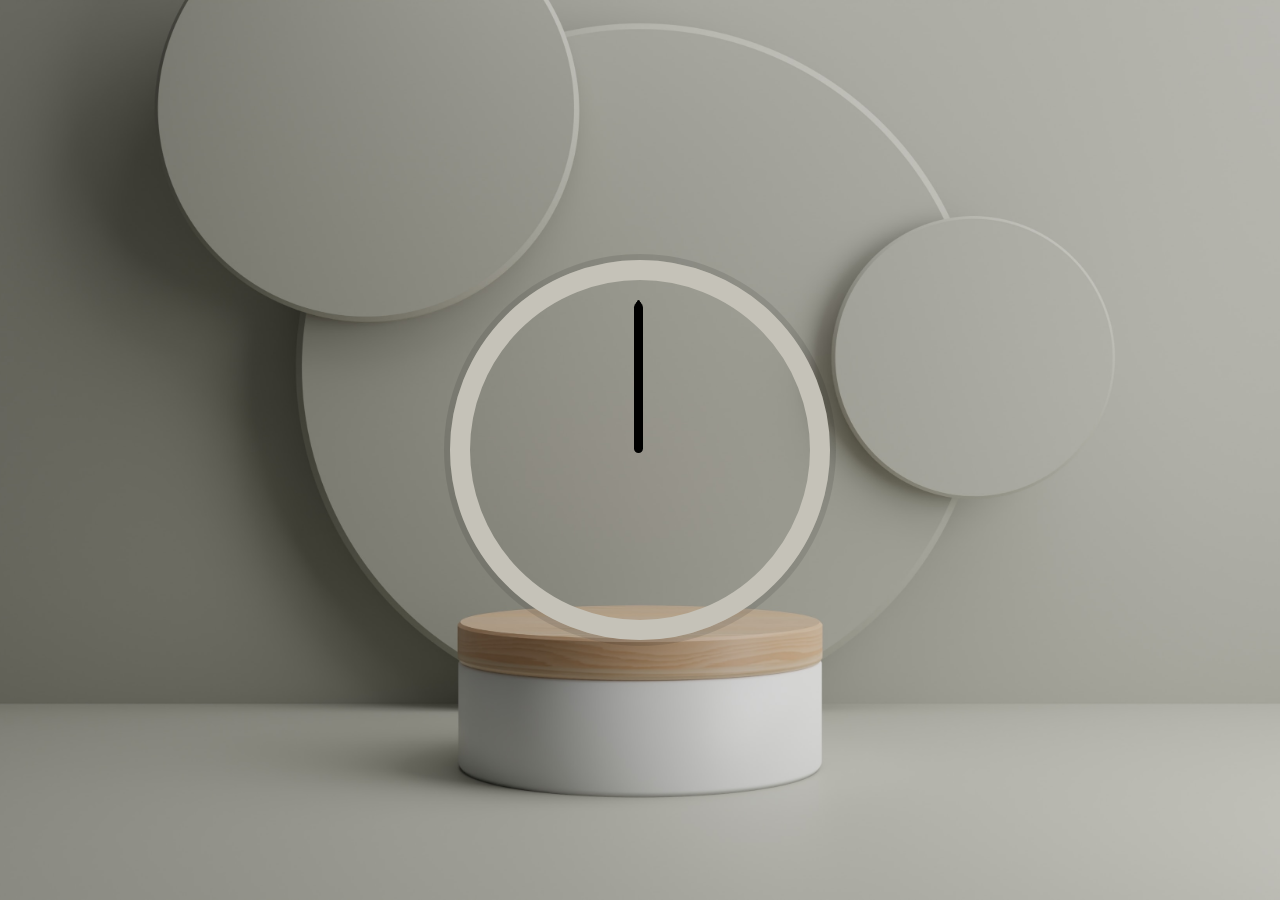
<file: 02 - JS and CSS Clock/index.html>
<!DOCTYPE html>
<html lang="en">
  <head>
    <meta charset="UTF-8" />
    <title>JS + CSS Clock</title>
    <link rel="icon" href="https://fav.farm/🕓" />
  </head>
  <body>
    <div class="clock">
      <div class="clock-face">
        <div class="hand hour-hand"></div>
        <div class="hand min-hand"></div>
        <div class="hand second-hand"></div>
      </div>
    </div>

    <style>
      html {
        background: url(./background.jpg) center;
        background-size: cover;
        font-family: "helvetica neue";
        text-align: center;
        font-size: 10px;
      }

      body {
        margin: 0;
        font-size: 2rem;
        display: flex;
        flex: 1;
        min-height: 100vh;
        align-items: center;
      }

      .clock {
        width: 30rem;
        height: 30rem;
        border: 20px solid #c5c2b8;
        border-radius: 50%;
        margin: 50px auto;
        position: relative;
        padding: 2rem;
        box-shadow: 0 0 0 6px rgba(0, 0, 0, 0.1);
      }

      .clock-face {
        position: relative;
        width: 100%;
        height: 100%;
        transform: translateY(
          -3px
        ); /* account for the height of the clock hands */
      }

      .hand {
        width: 50%;
        height: 6px;
        background: black;
        position: absolute;
        top: 50%;
        border-radius: 7px;
        transform-origin: 99%; /*改变旋转锚点*/
        transform: rotate(90deg);
        transition: all 0.05s;
        transition-timing-function: cubic-bezier(0.1, 2.5, 0.5, 1);
      }
      .second-hand {
        height: 3px;
      }
      .hour-hand {
        height: 9px;
      }
    </style>

    <script>
      const secHand = document.querySelector(".second-hand");
      const minHand = document.querySelector(".min-hand");
      const hourHand = document.querySelector(".hour-hand");

      const originalTransition = secHand.style.transition;

      function setTime() {
        const now = new Date();

        const seconds = now.getSeconds();
        const secDegrees = (seconds / 60) * 360 + 90; //加 90° 的原因是在 css 中设置了 transform: rotate(90deg); 之后设置都会带上 -90° 的偏移，因此需要加上 90°
        if (secDegrees !== 90)
          secHand.style.transform = `rotate(${secDegrees}deg)`;
        else {
          //从59秒到60秒（0秒）的过渡即是从444°到90°的过渡，而不是444°到450°的过渡，会在0.05秒的transition时间内跑完整个钟表一圈，因此需要在到达450°时取消transition，重置到90°，再恢复transition
          secHand.style.transform = `rotate(450deg)`;
          secHand.style.transition = "none";
          secHand.style.transform = `rotate(90deg)`;
          setTimeout(() => {
            secHand.style.transition = originalTransition; // 恢复原始的transition属性值
          }, 500);
        }

        const minutes = now.getMinutes();
        const minDegrees = (minutes / 60) * 360 + 90;
        if (minDegrees !== 90)
          minHand.style.transform = `rotate(${minDegrees}deg)`;
        else {
          minHand.style.transform = `rotate(450deg)`;
          minHand.style.transition = "none";
          minHand.style.transform = `rotate(90deg)`;
          setTimeout(() => {
            minHand.style.transition = originalTransition; // 恢复原始的transition属性值
          }, 500);
        }

        const hours = now.getHours();
        const hourDegrees = (hours / 12) * 360 + 90;
        if (hourDegrees !== 90)
          hourHand.style.transform = `rotate(${hourDegrees}deg)`;
        else {
          hourHand.style.transform = `rotate(450deg)`;
          hourHand.style.transition = "none";
          hourHand.style.transform = `rotate(90deg)`;
          setTimeout(() => {
            hourHand.style.transition = originalTransition; // 恢复原始的transition属性值
          }, 500);
        }
      }

      setInterval(setTime, 1000);
    </script>
  </body>
</html>
</file>
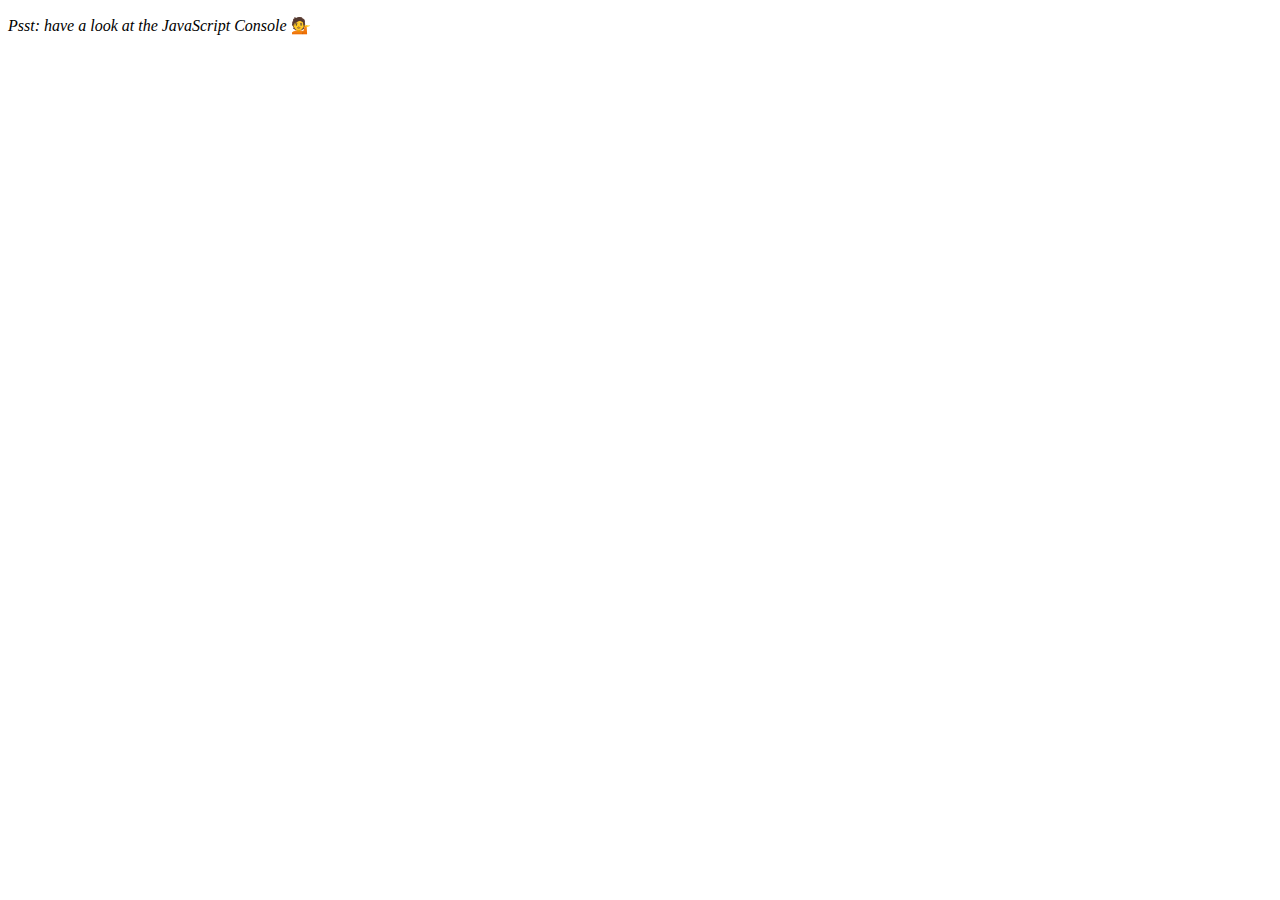
<file: 04 - Array Cardio Day 1/index.html>
<!DOCTYPE html>
<html lang="en">
  <head>
    <meta charset="UTF-8" />
    <title>Array Cardio</title>
    <link rel="icon" href="https://fav.farm/💪" />
  </head>
  <body>
    <p><em>Psst: have a look at the JavaScript Console</em> 💁</p>
    <script>
      // Get your shorts on - this is an array workout!
      // ## Array Cardio Day 1

      // Some data we can work with

      const inventors = [
        { first: "Albert", last: "Einstein", year: 1879, passed: 1955 },
        { first: "Isaac", last: "Newton", year: 1643, passed: 1727 },
        { first: "Galileo", last: "Galilei", year: 1564, passed: 1642 },
        { first: "Marie", last: "Curie", year: 1867, passed: 1934 },
        { first: "Johannes", last: "Kepler", year: 1571, passed: 1630 },
        { first: "Nicolaus", last: "Copernicus", year: 1473, passed: 1543 },
        { first: "Max", last: "Planck", year: 1858, passed: 1947 },
        { first: "Katherine", last: "Blodgett", year: 1898, passed: 1979 },
        { first: "Ada", last: "Lovelace", year: 1815, passed: 1852 },
        { first: "Sarah E.", last: "Goode", year: 1855, passed: 1905 },
        { first: "Lise", last: "Meitner", year: 1878, passed: 1968 },
        { first: "Hanna", last: "Hammarström", year: 1829, passed: 1909 },
      ];

      const people = [
        "Bernhard, Sandra",
        "Bethea, Erin",
        "Becker, Carl",
        "Bentsen, Lloyd",
        "Beckett, Samuel",
        "Blake, William",
        "Berger, Ric",
        "Beddoes, Mick",
        "Beethoven, Ludwig",
        "Belloc, Hilaire",
        "Begin, Menachem",
        "Bellow, Saul",
        "Benchley, Robert",
        "Blair, Robert",
        "Benenson, Peter",
        "Benjamin, Walter",
        "Berlin, Irving",
        "Benn, Tony",
        "Benson, Leana",
        "Bent, Silas",
        "Berle, Milton",
        "Berry, Halle",
        "Biko, Steve",
        "Beck, Glenn",
        "Bergman, Ingmar",
        "Black, Elk",
        "Berio, Luciano",
        "Berne, Eric",
        "Berra, Yogi",
        "Berry, Wendell",
        "Bevan, Aneurin",
        "Ben-Gurion, David",
        "Bevel, Ken",
        "Biden, Joseph",
        "Bennington, Chester",
        "Bierce, Ambrose",
        "Billings, Josh",
        "Birrell, Augustine",
        "Blair, Tony",
        "Beecher, Henry",
        "Biondo, Frank",
      ];

      // Array.prototype.filter()
      // 1. Filter the list of inventors for those who were born in the 1500's
      var fifteen = inventors.filter(function (inventor) {
        if (inventor.year >= 1500 && inventor.year < 1600) {
          return true; //保留
        }
      });
      //另一种写法：
      fifteen = inventors.filter(
        (inventor) => inventor.year >= 1500 && inventor.year < 1600
      );
      console.log(
        "Array.prototype.filter()\n1. Filter the list of inventors for those who were born in the 1500's:"
      );
      console.table(fifteen);

      // Array.prototype.map()
      // 2. Give us an array of the inventors first and last names
      const fullNames = inventors.map(
        (inventor) => `${inventor.first} ${inventor.last}`
      );
      console.log(
        "Array.prototype.map()\n2. Give us an array of the inventors first and last names:"
      );
      console.table(fullNames);

      // Array.prototype.sort()
      // 3. Sort the inventors by birthdate, oldest to youngest
      var sorted = inventors.sort(function (a, b) {
        if (a.year > b.year) {
          return 1;
        } else {
          return -1; //冒泡排序，返回 1 向前移动，返回 -1 向后移动
        }
      });
      //另一种写法：
      sorted = inventors.sort((a, b) => (a.year > b.year ? 1 : -1));
      console.log(
        "Array.prototype.sort()\n3. Sort the inventors by birthdate, oldest to youngest:"
      );
      console.table(sorted);

      // Array.prototype.reduce()
      // 4. How many years did all the inventors live all together?
      const totalYears = inventors.reduce((total, inventor) => {
        return total + (inventor.passed - inventor.year);
      }, 0); // 0 初始化 total 为 0，否则累加数值错误
      console.log(
        "Array.prototype.reduce()\n4. How many years did all the inventors live all together?"
      );
      console.log(totalYears);

      // 5. Sort the inventors by years lived
      const oldest = inventors.sort(function (a, b) {
        const last = a.passed - a.year;
        const next = b.passed - b.year;
        return last < next ? 1 : -1;
      });
      console.log("5. Sort the inventors by years lived:");
      console.table(oldest);

      // 6. create a list of Boulevards in Paris that contain 'de' anywhere in the name
      // https://en.wikipedia.org/wiki/Category:Boulevards_in_Paris

      // const category = document.querySelector(".mw-category");
      // const links = Array.from(category.querySelectorAll("a")); //querySelector不仅可以作用于document，转换成Array才能使用map()
      // const de = links
      //   .map((link) => link.textContent) //提取<a>中文本内容
      //   .filter((streetName) => streetName.includes("de"));

      // 7. sort Exercise
      // Sort the people alphabetically by last name
      const alpha = people.sort(function (a, b) {
        const [aLast, aFirst] = a.split(", ");
        const [bLast, bFirst] = b.split(", ");
        return aLast > bLast ? 1 : -1;
      });
      console.log(
        "7. sort Exercise\nSort the people alphabetically by last name:"
      );
      console.table(alpha);

      // 8. Reduce Exercise
      // Sum up the instances of each of these
      const data = [
        "car",
        "car",
        "truck",
        "truck",
        "bike",
        "walk",
        "car",
        "van",
        "bike",
        "walk",
        "car",
        "van",
        "car",
        "truck",
      ];

      const transportation = data.reduce((obj, item) => {
        if (!obj[item]) {
          obj[item] = 0;
        } //若不存在，新建键值对
        obj[item]++; //若存在，数量加一
        return obj;
      }, {});
      console.log("8. Reduce Exercise\nSum up the instances of each of these:");
      console.table(transportation);
    </script>
  </body>
</html>
</file>
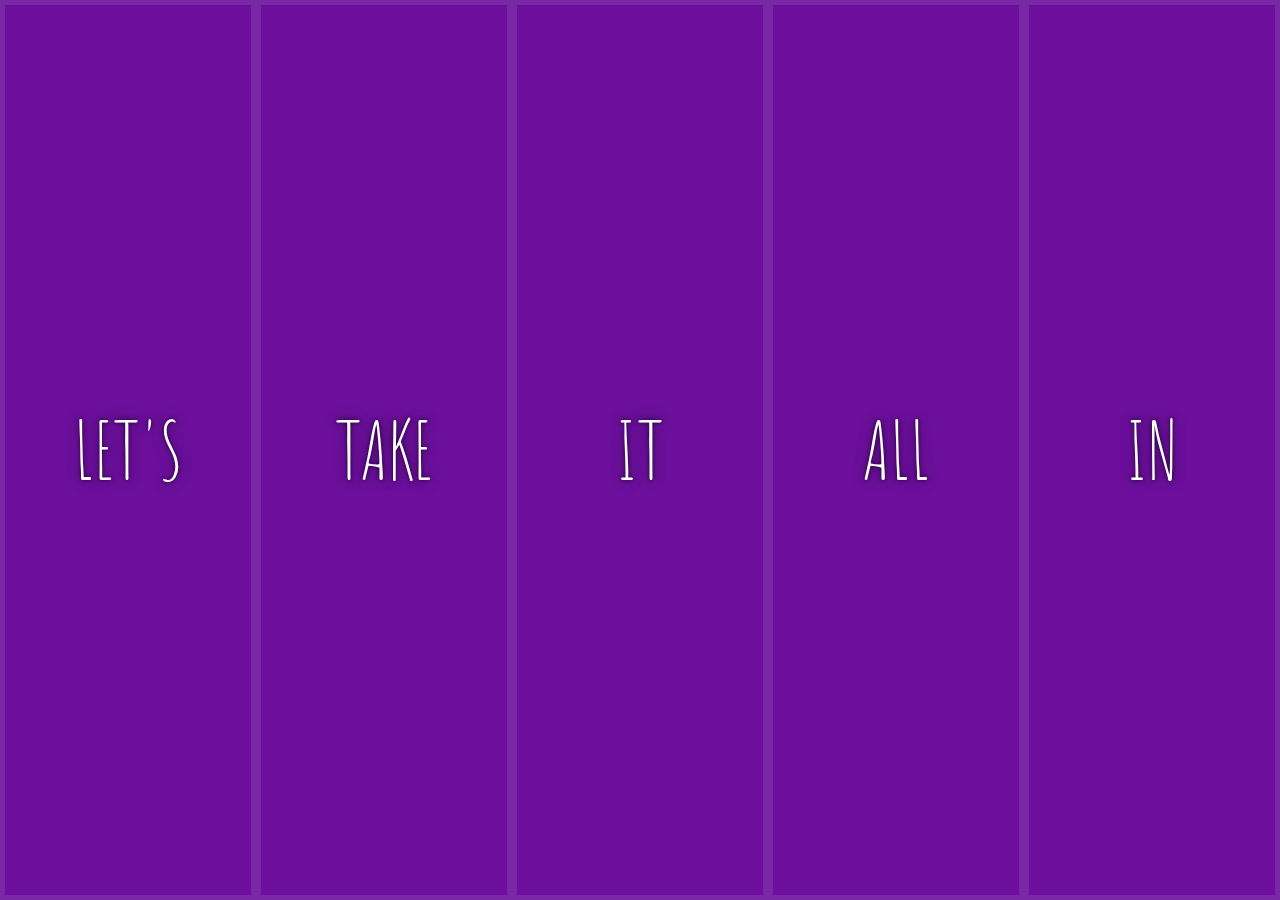
<file: 05 - Flex Panel Gallery/index.html>
<!DOCTYPE html>
<html lang="en">
  <head>
    <meta charset="UTF-8" />
    <title>Flex Panels</title>
    <link
      href="https://fonts.googleapis.com/css?family=Amatic+SC"
      rel="stylesheet"
      type="text/css"
    />
    <link rel="icon" href="https://fav.farm/💪" />
  </head>
  <body>
    <style>
      html {
        box-sizing: border-box;
        background: #ffc600;
        font-family: "helvetica neue";
        font-size: 20px;
        font-weight: 200;
      }

      body {
        margin: 0;
      }

      *,
      *:before,
      *:after {
        box-sizing: inherit;
      }

      .panels {
        min-height: 100vh;
        overflow: hidden;
        display: flex;
      }

      .panel {
        background: #6b0f9c;
        box-shadow: inset 0 0 0 5px rgba(255, 255, 255, 0.1);
        color: white;
        text-align: center;
        align-items: center;
        /* Safari transitionend event.propertyName === flex */
        /* Chrome + FF transitionend event.propertyName === flex-grow */
        transition: font-size 0.7s cubic-bezier(0.61, -0.19, 0.7, -0.11),
          flex 0.7s cubic-bezier(0.61, -0.19, 0.7, -0.11), background 0.2s;
        font-size: 20px;
        background-size: cover;
        background-position: center;
        flex: 1;
        justify-content: center;
        align-items: center;
        display: flex;
        flex-direction: column;
      }

      .panel1 {
        background-image: url(https://source.unsplash.com/gYl-UtwNg_I/1500x1500);
      }
      .panel2 {
        background-image: url(https://source.unsplash.com/rFKUFzjPYiQ/1500x1500);
      }
      .panel3 {
        background-image: url(https://images.unsplash.com/photo-1465188162913-8fb5709d6d57?ixlib=rb-0.3.5&q=80&fm=jpg&crop=faces&cs=tinysrgb&w=1500&h=1500&fit=crop&s=967e8a713a4e395260793fc8c802901d);
      }
      .panel4 {
        background-image: url(https://source.unsplash.com/ITjiVXcwVng/1500x1500);
      }
      .panel5 {
        background-image: url(https://source.unsplash.com/3MNzGlQM7qs/1500x1500);
      }

      /* Flex Children */
      .panel > * {
        margin: 0;
        width: 100%;
        transition: transform 0.5s;
        flex: 1 0 auto;
        display: flex;
        justify-content: center;
        align-items: center;
      }

      .panel > *:first-child {
        transform: translateY(-100%);
      }

      .panel.open-active > *:first-child {
        transform: translateY(0);
      }

      .panel > *:last-child {
        transform: translateY(100%);
      }

      .panel.open-active > *:last-child {
        transform: translateY(0);
      }

      .panel p {
        text-transform: uppercase;
        font-family: "Amatic SC", cursive;
        text-shadow: 0 0 4px rgba(0, 0, 0, 0.72), 0 0 14px rgba(0, 0, 0, 0.45);
        font-size: 2em;
      }

      .panel p:nth-child(2) {
        font-size: 4em;
      }

      .panel.open {
        font-size: 40px;
        flex: 5;
      }
    </style>

    <div class="panels">
      <div class="panel panel1">
        <p>Hey</p>
        <p>Let's</p>
        <p>Dance</p>
      </div>
      <div class="panel panel2">
        <p>Give</p>
        <p>Take</p>
        <p>Receive</p>
      </div>
      <div class="panel panel3">
        <p>Experience</p>
        <p>It</p>
        <p>Today</p>
      </div>
      <div class="panel panel4">
        <p>Give</p>
        <p>All</p>
        <p>You can</p>
      </div>
      <div class="panel panel5">
        <p>Life</p>
        <p>In</p>
        <p>Motion</p>
      </div>
    </div>

    <script>
      const panels = document.querySelectorAll(".panel");

      function toggleOpen() {
        this.classList.toggle("open");
      }

      function toggleActive(e) {
        if (e.propertyName.includes("flex")) {
          this.classList.toggle("open-active");
        }
      }

      panels.forEach((panel) => panel.addEventListener("click", toggleOpen));
      panels.forEach((panel) =>
        panel.addEventListener("transitionend", toggleActive)
      );
    </script>
  </body>
</html>
</file>
